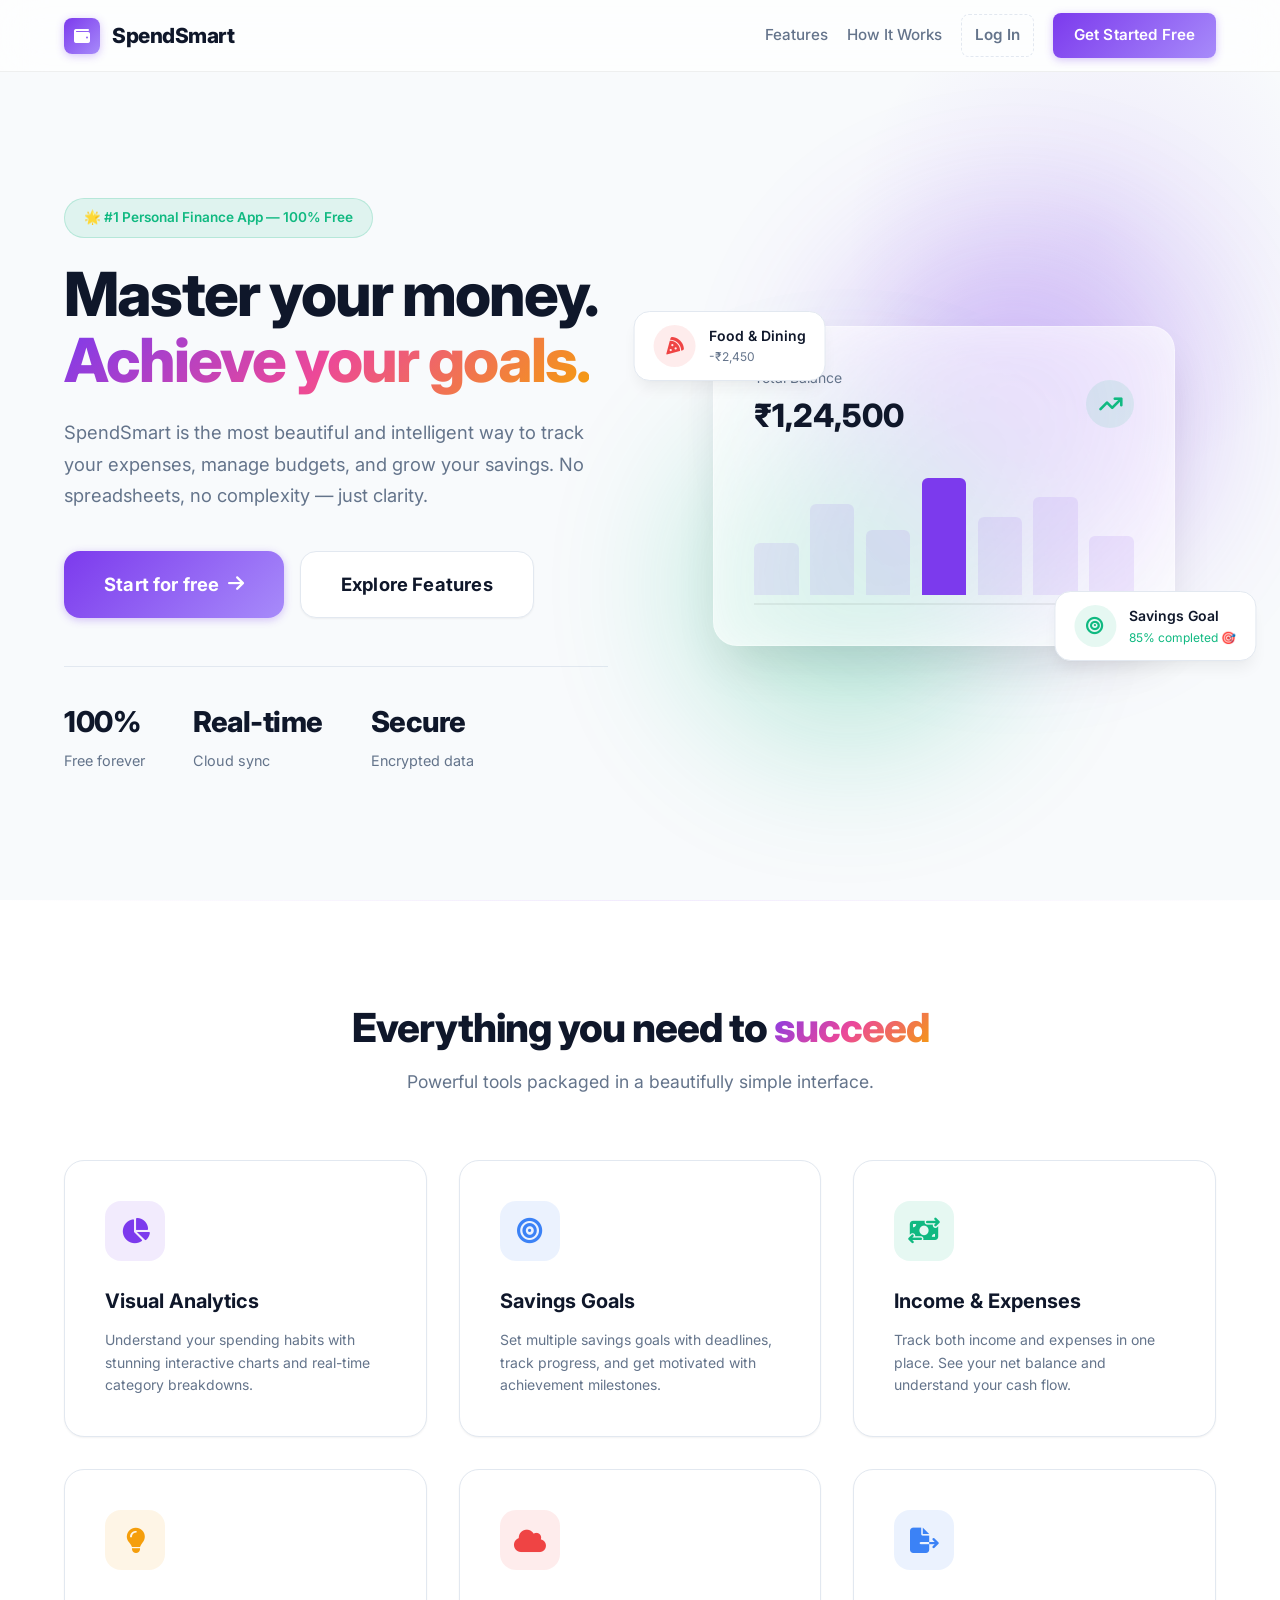
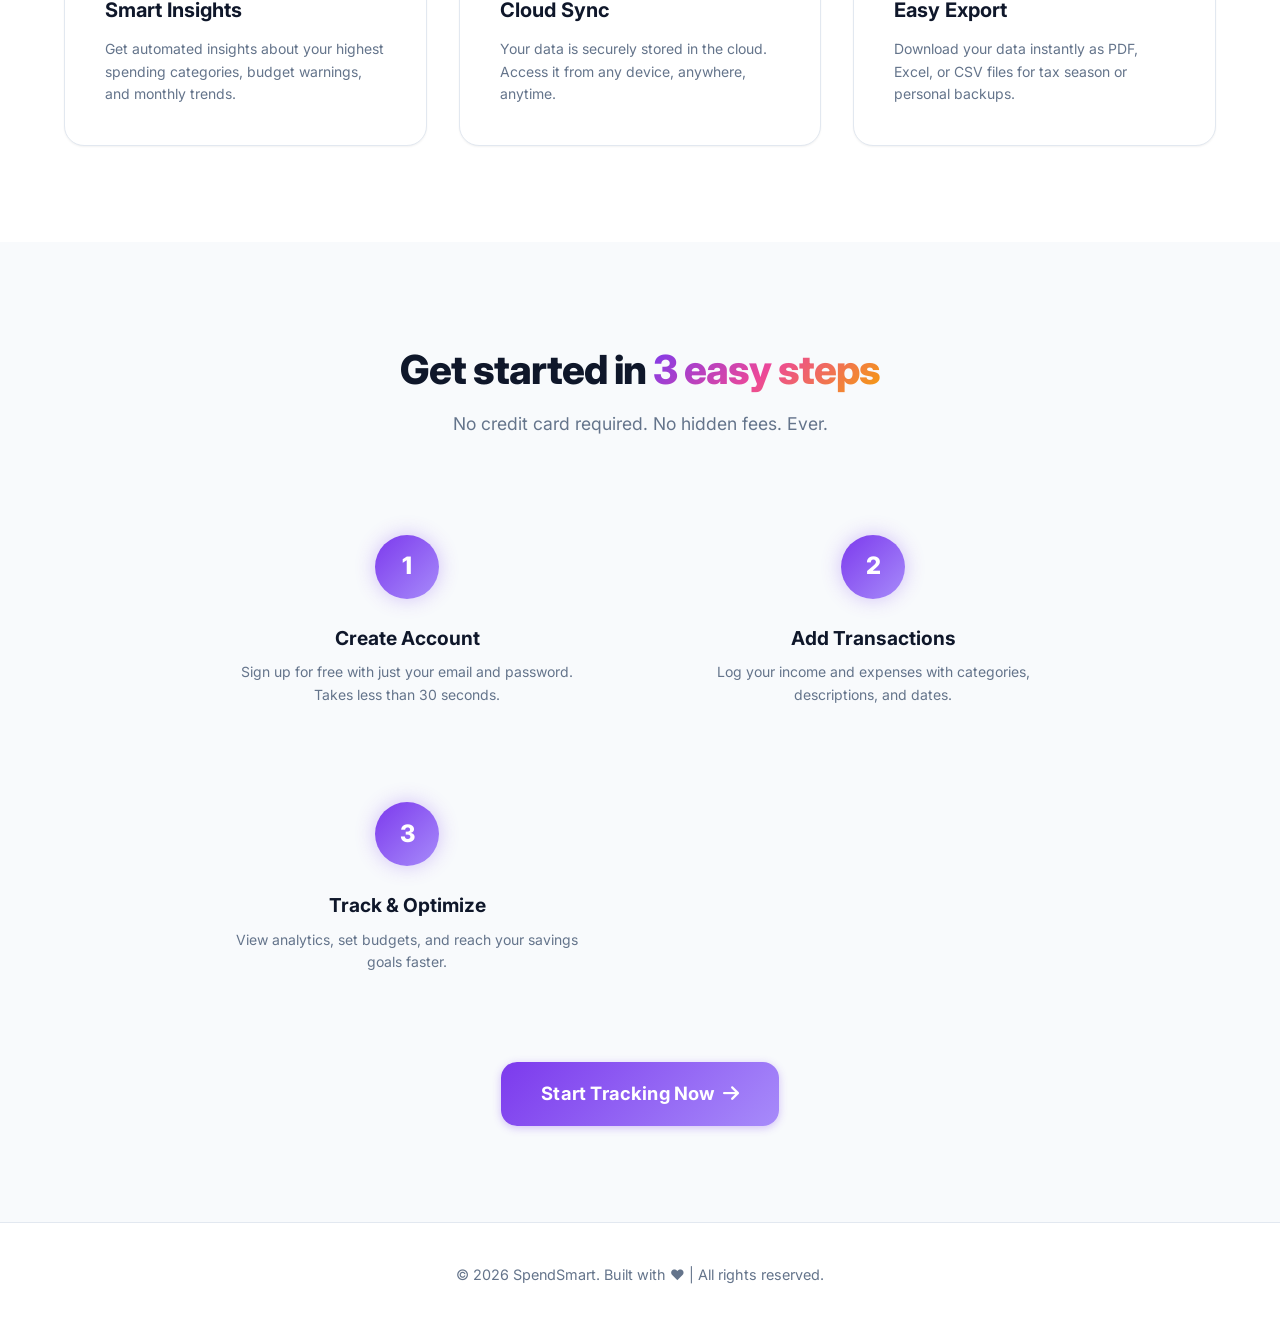
<file: index.html>
<!DOCTYPE html>
<html lang="en">
<head>
    <meta charset="UTF-8">
    <meta name="viewport" content="width=device-width, initial-scale=1.0">
    <title>SpendSmart - Smart Expense Tracking | Budget Planner & Finance Manager</title>
    <meta name="description" content="SpendSmart is the most beautiful and intelligent way to track expenses, manage budgets, set savings goals, and grow your wealth. Free to use.">
    <link rel="icon" href="data:image/svg+xml,<svg xmlns='http://www.w3.org/2000/svg' viewBox='0 0 100 100'><text y='.9em' font-size='90'>💰</text></svg>">
    <link href="https://fonts.googleapis.com/css2?family=Inter:wght@300;400;500;600;700;800&display=swap" rel="stylesheet">
    <link rel="stylesheet" href="https://cdnjs.cloudflare.com/ajax/libs/font-awesome/6.5.1/css/all.min.css"/>
    <link rel="stylesheet" href="css/style.css">
</head>
<body class="light-theme">
    <div id="toast-container" class="toast-container"></div>
    
    <div class="landing-page">
        <!-- Landing Navbar -->
        <nav class="landing-nav">
            <div class="logo-wrapper-nav">
                <div class="logo-icon-small"><i class="fa-solid fa-wallet"></i></div>
                <span class="logo-text">SpendSmart</span>
            </div>
            <div class="nav-links">
                <a href="#features" class="text-muted d-none-mobile">Features</a>
                <a href="#how-it-works" class="text-muted d-none-mobile">How It Works</a>
                <a href="login.html" class="btn btn-ghost">Log In</a>
                <a href="signup.html" class="btn btn-primary">Get Started Free</a>
            </div>
        </nav>

        <!-- Hero Section -->
        <section class="hero-section">
            <div class="hero-content">
                <div class="badge fade-in-up">🌟 #1 Personal Finance App — 100% Free</div>
                <h1 class="fade-in-up delay-1">Master your money.<br><span class="text-gradient">Achieve your goals.</span></h1>
                <p class="hero-subtitle fade-in-up delay-2">SpendSmart is the most beautiful and intelligent way to track your expenses, manage budgets, and grow your savings. No spreadsheets, no complexity — just clarity.</p>
                <div class="hero-actions fade-in-up delay-3">
                    <a href="signup.html" class="btn btn-primary btn-xl">Start for free <i class="fa-solid fa-arrow-right"></i></a>
                    <a href="#features" class="btn btn-secondary btn-xl d-none-mobile">Explore Features</a>
                </div>
                
                <div class="stats-row fade-in-up delay-4">
                    <div class="stat"><span class="h3">100%</span><span class="p text-muted">Free forever</span></div>
                    <div class="stat"><span class="h3">Real-time</span><span class="p text-muted">Cloud sync</span></div>
                    <div class="stat"><span class="h3">Secure</span><span class="p text-muted">Encrypted data</span></div>
                </div>
            </div>
            
            <div class="hero-visual fade-in-up delay-2">
                <div class="blob blob-1"></div>
                <div class="blob blob-2"></div>
                <div class="mockup-card float-animation">
                    <div class="mockup-header flex-between mb-3">
                        <div>
                            <p class="text-sm text-muted">Total Balance</p>
                            <h2 style="font-size:2rem; font-weight:800;">₹1,24,500</h2>
                        </div>
                        <div class="mockup-icon"><i class="fa-solid fa-arrow-trend-up"></i></div>
                    </div>
                    <div class="mockup-chart mt-4">
                        <div class="mockup-bar" style="height: 40%;"></div>
                        <div class="mockup-bar" style="height: 70%;"></div>
                        <div class="mockup-bar" style="height: 50%;"></div>
                        <div class="mockup-bar" style="height: 90%; background: var(--primary);"></div>
                        <div class="mockup-bar" style="height: 60%;"></div>
                        <div class="mockup-bar" style="height: 75%;"></div>
                        <div class="mockup-bar" style="height: 45%;"></div>
                    </div>
                </div>
                
                <div class="floating-badge float-animation-alt badge-1">
                    <div class="icon-circle text-danger bg-danger-light"><i class="fa-solid fa-pizza-slice"></i></div>
                    <div>
                        <p class="text-sm" style="font-weight: 600;">Food & Dining</p>
                        <p class="text-xs text-muted">-₹2,450</p>
                    </div>
                </div>
                
                <div class="floating-badge float-animation badge-2">
                    <div class="icon-circle text-success bg-success-light"><i class="fa-solid fa-bullseye"></i></div>
                    <div>
                        <p class="text-sm" style="font-weight: 600;">Savings Goal</p>
                        <p class="text-xs text-success">85% completed 🎯</p>
                    </div>
                </div>
            </div>
        </section>

        <!-- Features Section -->
        <section id="features" class="features-section">
            <div class="section-header text-center">
                <h2>Everything you need to <span class="text-gradient">succeed</span></h2>
                <p class="text-muted mt-2" style="font-size: 1.1rem; max-width: 600px; margin: 0.5rem auto 0;">Powerful tools packaged in a beautifully simple interface.</p>
            </div>
            <div class="features-grid">
                <div class="feature-card card">
                    <div class="f-icon" style="background:var(--chart-1-light); color:var(--chart-1)"><i class="fa-solid fa-chart-pie"></i></div>
                    <h3>Visual Analytics</h3>
                    <p class="text-muted text-sm" style="line-height: 1.6;">Understand your spending habits with stunning interactive charts and real-time category breakdowns.</p>
                </div>
                <div class="feature-card card">
                    <div class="f-icon" style="background:var(--chart-2-light); color:var(--chart-2)"><i class="fa-solid fa-bullseye"></i></div>
                    <h3>Savings Goals</h3>
                    <p class="text-muted text-sm" style="line-height: 1.6;">Set multiple savings goals with deadlines, track progress, and get motivated with achievement milestones.</p>
                </div>
                <div class="feature-card card">
                    <div class="f-icon" style="background:var(--success-light); color:var(--success)"><i class="fa-solid fa-money-bill-transfer"></i></div>
                    <h3>Income & Expenses</h3>
                    <p class="text-muted text-sm" style="line-height: 1.6;">Track both income and expenses in one place. See your net balance and understand your cash flow.</p>
                </div>
                <div class="feature-card card">
                    <div class="f-icon" style="background:var(--warning-light); color:var(--warning)"><i class="fa-solid fa-lightbulb"></i></div>
                    <h3>Smart Insights</h3>
                    <p class="text-muted text-sm" style="line-height: 1.6;">Get automated insights about your highest spending categories, budget warnings, and monthly trends.</p>
                </div>
                <div class="feature-card card">
                    <div class="f-icon" style="background:var(--chart-5-light); color:var(--chart-5)"><i class="fa-solid fa-cloud"></i></div>
                    <h3>Cloud Sync</h3>
                    <p class="text-muted text-sm" style="line-height: 1.6;">Your data is securely stored in the cloud. Access it from any device, anywhere, anytime.</p>
                </div>
                <div class="feature-card card">
                    <div class="f-icon" style="background:var(--info-light); color:var(--info)"><i class="fa-solid fa-file-export"></i></div>
                    <h3>Easy Export</h3>
                    <p class="text-muted text-sm" style="line-height: 1.6;">Download your data instantly as PDF, Excel, or CSV files for tax season or personal backups.</p>
                </div>
            </div>
        </section>

        <!-- How It Works Section -->
        <section id="how-it-works" style="padding: 6rem 5%; background: var(--bg-main);">
            <div class="section-header text-center">
                <h2>Get started in <span class="text-gradient">3 easy steps</span></h2>
                <p class="text-muted mt-2" style="font-size: 1.1rem;">No credit card required. No hidden fees. Ever.</p>
            </div>
            <div style="display: grid; grid-template-columns: repeat(auto-fit, minmax(280px, 1fr)); gap: 2rem; margin-top: 4rem; max-width: 900px; margin-left: auto; margin-right: auto;">
                <div style="text-align: center; padding: 2rem;">
                    <div style="width: 64px; height: 64px; background: var(--primary-gradient); color: white; border-radius: 50%; display: flex; align-items: center; justify-content: center; font-size: 1.5rem; font-weight: 800; margin: 0 auto 1.5rem; box-shadow: var(--primary-glow);">1</div>
                    <h3 style="font-size: 1.2rem; margin-bottom: 0.5rem; font-weight: 700;">Create Account</h3>
                    <p class="text-muted text-sm" style="line-height: 1.6;">Sign up for free with just your email and password. Takes less than 30 seconds.</p>
                </div>
                <div style="text-align: center; padding: 2rem;">
                    <div style="width: 64px; height: 64px; background: var(--primary-gradient); color: white; border-radius: 50%; display: flex; align-items: center; justify-content: center; font-size: 1.5rem; font-weight: 800; margin: 0 auto 1.5rem; box-shadow: var(--primary-glow);">2</div>
                    <h3 style="font-size: 1.2rem; margin-bottom: 0.5rem; font-weight: 700;">Add Transactions</h3>
                    <p class="text-muted text-sm" style="line-height: 1.6;">Log your income and expenses with categories, descriptions, and dates.</p>
                </div>
                <div style="text-align: center; padding: 2rem;">
                    <div style="width: 64px; height: 64px; background: var(--primary-gradient); color: white; border-radius: 50%; display: flex; align-items: center; justify-content: center; font-size: 1.5rem; font-weight: 800; margin: 0 auto 1.5rem; box-shadow: var(--primary-glow);">3</div>
                    <h3 style="font-size: 1.2rem; margin-bottom: 0.5rem; font-weight: 700;">Track & Optimize</h3>
                    <p class="text-muted text-sm" style="line-height: 1.6;">View analytics, set budgets, and reach your savings goals faster.</p>
                </div>
            </div>
            <div class="text-center mt-4">
                <a href="signup.html" class="btn btn-primary btn-xl" style="margin-top: 2rem;">Start Tracking Now <i class="fa-solid fa-arrow-right"></i></a>
            </div>
        </section>

        <footer class="landing-footer">
            <p>&copy; 2026 SpendSmart. Built with ❤️ | All rights reserved.</p>
        </footer>
    </div>
</body>
</html>
</file>
<file: css/style.css>
/* ===================================================================
   SpendSmart - Premium Design System
   ================================================================= */

/* Google Fonts Import */
@import url('https://fonts.googleapis.com/css2?family=Inter:wght@300;400;500;600;700;800&display=swap');

/* CSS Custom Properties */
:root {
    /* Primary Palette - Rich Purple */
    --primary: #7c3aed;
    --primary-hover: #6d28d9;
    --primary-light: rgba(124, 58, 237, 0.1);
    --primary-gradient: linear-gradient(135deg, #7c3aed 0%, #a78bfa 100%);
    --primary-glow: 0 0 20px rgba(124, 58, 237, 0.3);

    /* Accent Colors */
    --accent-blue: #3b82f6;
    --accent-cyan: #06b6d4;
    --accent-emerald: #10b981;
    --accent-amber: #f59e0b;
    --accent-rose: #f43f5e;
    --accent-pink: #ec4899;

    /* Text Colors */
    --text-main: #0f172a;
    --text-secondary: #334155;
    --text-muted: #64748b;
    --text-light: #94a3b8;

    /* Background Colors */
    --bg-main: #f8fafc;
    --bg-card: #ffffff;
    --bg-elevated: #ffffff;
    --bg-subtle: #f1f5f9;
    --border-color: #e2e8f0;
    --border-light: rgba(0, 0, 0, 0.06);

    /* Status Colors */
    --success: #10b981;
    --success-light: rgba(16, 185, 129, 0.1);
    --success-bg: #ecfdf5;
    --warning: #f59e0b;
    --warning-light: rgba(245, 158, 11, 0.1);
    --warning-bg: #fffbeb;
    --danger: #ef4444;
    --danger-light: rgba(239, 68, 68, 0.1);
    --danger-bg: #fef2f2;
    --info: #3b82f6;
    --info-light: rgba(59, 130, 246, 0.1);

    /* Chart Colors - Vibrant & Modern */
    --chart-1: #7c3aed;
    --chart-2: #3b82f6;
    --chart-3: #10b981;
    --chart-4: #f59e0b;
    --chart-5: #ef4444;
    --chart-6: #ec4899;
    --chart-7: #06b6d4;
    --chart-8: #8b5cf6;
    --chart-1-light: rgba(124, 58, 237, 0.1);
    --chart-2-light: rgba(59, 130, 246, 0.1);
    --chart-3-light: rgba(16, 185, 129, 0.1);
    --chart-4-light: rgba(245, 158, 11, 0.1);
    --chart-5-light: rgba(239, 68, 68, 0.1);

    /* Spacing */
    --space-xs: 0.25rem;
    --space-sm: 0.5rem;
    --space-md: 1rem;
    --space-lg: 1.5rem;
    --space-xl: 2rem;
    --space-2xl: 3rem;
    --space-3xl: 4rem;

    /* Border Radius */
    --radius-xs: 4px;
    --radius-sm: 8px;
    --radius-md: 12px;
    --radius-lg: 16px;
    --radius-xl: 20px;
    --radius-2xl: 24px;
    --radius-full: 9999px;

    /* Shadows */
    --shadow-xs: 0 1px 2px rgba(0, 0, 0, 0.05);
    --shadow-sm: 0 1px 3px rgba(0, 0, 0, 0.06), 0 1px 2px rgba(0, 0, 0, 0.04);
    --shadow-md: 0 4px 6px -1px rgba(0, 0, 0, 0.05), 0 2px 4px -2px rgba(0, 0, 0, 0.03);
    --shadow-lg: 0 10px 15px -3px rgba(0, 0, 0, 0.06), 0 4px 6px -4px rgba(0, 0, 0, 0.03);
    --shadow-xl: 0 20px 25px -5px rgba(0, 0, 0, 0.06), 0 8px 10px -6px rgba(0, 0, 0, 0.03);
    --shadow-2xl: 0 25px 50px -12px rgba(0, 0, 0, 0.12);
    --shadow-inner: inset 0 2px 4px 0 rgba(0, 0, 0, 0.05);
    --shadow-glow: 0 0 40px rgba(124, 58, 237, 0.15);

    /* Transitions */
    --transition-fast: all 0.15s ease;
    --transition: all 0.3s cubic-bezier(0.4, 0, 0.2, 1);
    --transition-slow: all 0.5s cubic-bezier(0.4, 0, 0.2, 1);
    --transition-spring: all 0.4s cubic-bezier(0.34, 1.56, 0.64, 1);

    /* Glass */
    --glass-bg: rgba(255, 255, 255, 0.7);
    --glass-border: rgba(255, 255, 255, 0.3);
    --glass-blur: blur(20px);

    /* Navbar Height */
    --nav-height: 72px;
    --sidebar-width: 280px;
}

/* Dark Theme */
body.dark-theme {
    --text-main: #f1f5f9;
    --text-secondary: #cbd5e1;
    --text-muted: #94a3b8;
    --text-light: #64748b;

    --bg-main: #0c0a1a;
    --bg-card: #1a1630;
    --bg-elevated: #221e3a;
    --bg-subtle: #151228;
    --border-color: #2d2852;
    --border-light: rgba(255, 255, 255, 0.06);

    --primary-light: rgba(124, 58, 237, 0.2);
    --success-light: rgba(16, 185, 129, 0.15);
    --success-bg: rgba(16, 185, 129, 0.1);
    --danger-light: rgba(239, 68, 68, 0.15);
    --danger-bg: rgba(239, 68, 68, 0.1);
    --warning-light: rgba(245, 158, 11, 0.15);
    --warning-bg: rgba(245, 158, 11, 0.1);
    --info-light: rgba(59, 130, 246, 0.15);

    --shadow-sm: 0 1px 3px rgba(0, 0, 0, 0.3);
    --shadow-md: 0 4px 6px rgba(0, 0, 0, 0.3);
    --shadow-lg: 0 10px 15px rgba(0, 0, 0, 0.3);
    --shadow-xl: 0 20px 25px rgba(0, 0, 0, 0.4);
    --shadow-glow: 0 0 40px rgba(124, 58, 237, 0.25);

    --glass-bg: rgba(26, 22, 48, 0.8);
    --glass-border: rgba(124, 58, 237, 0.15);
}

/* ===================================================================
   RESET & BASE
   ================================================================= */
*, *::before, *::after {
    margin: 0;
    padding: 0;
    box-sizing: border-box;
}

html {
    scroll-behavior: smooth;
    -webkit-font-smoothing: antialiased;
    -moz-osx-font-smoothing: grayscale;
}

body {
    font-family: 'Inter', -apple-system, BlinkMacSystemFont, 'Segoe UI', Roboto, sans-serif;
    background-color: var(--bg-main);
    color: var(--text-main);
    line-height: 1.6;
    transition: var(--transition);
    overflow-x: hidden;
}

a {
    color: var(--primary);
    text-decoration: none;
    transition: var(--transition-fast);
}
a:hover { color: var(--primary-hover); }

img { max-width: 100%; height: auto; }

/* ===================================================================
   UTILITIES
   ================================================================= */
.text-muted { color: var(--text-muted); }
.text-danger { color: var(--danger) !important; }
.text-success { color: var(--success) !important; }
.text-warning { color: var(--warning) !important; }
.text-primary { color: var(--primary) !important; }
.text-center { text-align: center; }
.text-right { text-align: right; }
.text-left { text-align: left; }
.text-sm { font-size: 0.875rem; }
.text-xs { font-size: 0.75rem; }
.text-lg { font-size: 1.125rem; }
.font-bold { font-weight: 600; }
.flex-between { display: flex; justify-content: space-between; align-items: center; }
.flex-center { display: flex; align-items: center; justify-content: center; }
.mt-2 { margin-top: 0.5rem; }
.mt-3 { margin-top: 1rem; }
.mt-4 { margin-top: 1.5rem; }
.mb-2 { margin-bottom: 0.5rem; }
.mb-3 { margin-bottom: 1rem; }
.mb-4 { margin-bottom: 1.5rem; }
.p-4 { padding: 1.5rem; }
.gap-1 { gap: 0.5rem; }
.gap-2 { gap: 1rem; }
.d-none { display: none !important; }

/* Text Gradient */
.text-gradient {
    background: linear-gradient(135deg, var(--primary) 0%, var(--accent-pink) 50%, var(--accent-amber) 100%);
    -webkit-background-clip: text;
    background-clip: text;
    -webkit-text-fill-color: transparent;
}

/* ===================================================================
   COMPONENTS
   ================================================================= */

/* Card */
.card {
    background: var(--bg-card);
    border-radius: var(--radius-lg);
    box-shadow: var(--shadow-sm);
    padding: var(--space-lg);
    border: 1px solid var(--border-color);
    transition: var(--transition);
    position: relative;
    overflow: hidden;
}
.card:hover {
    box-shadow: var(--shadow-md);
}

.card-glass {
    background: var(--glass-bg);
    backdrop-filter: var(--glass-blur);
    -webkit-backdrop-filter: var(--glass-blur);
    border: 1px solid var(--glass-border);
}

/* Buttons */
.btn {
    display: inline-flex;
    align-items: center;
    justify-content: center;
    gap: 0.5rem;
    padding: 0.65rem 1.3rem;
    border-radius: var(--radius-sm);
    font-weight: 600;
    cursor: pointer;
    border: none;
    transition: var(--transition);
    font-size: 0.9rem;
    font-family: inherit;
    position: relative;
    overflow: hidden;
    letter-spacing: 0.01em;
}
.btn::after {
    content: '';
    position: absolute;
    top: 50%;
    left: 50%;
    width: 0;
    height: 0;
    border-radius: 50%;
    background: rgba(255, 255, 255, 0.2);
    transition: width 0.4s ease, height 0.4s ease;
    transform: translate(-50%, -50%);
}
.btn:active::after {
    width: 300px;
    height: 300px;
}

.btn-primary {
    background: var(--primary-gradient);
    color: white;
    box-shadow: 0 2px 8px rgba(124, 58, 237, 0.3);
}
.btn-primary:hover {
    transform: translateY(-2px);
    box-shadow: 0 4px 16px rgba(124, 58, 237, 0.4);
}
.btn-primary:active { transform: translateY(0); }

.btn-outline {
    background: transparent;
    border: 1.5px solid var(--primary);
    color: var(--primary);
}
.btn-outline:hover {
    background: var(--primary-light);
    transform: translateY(-1px);
}

.btn-secondary {
    background: var(--bg-card);
    color: var(--text-main);
    border: 1px solid var(--border-color);
    box-shadow: var(--shadow-xs);
}
.btn-secondary:hover {
    border-color: var(--primary);
    color: var(--primary);
    transform: translateY(-1px);
}

.btn-ghost {
    background: transparent;
    color: var(--text-muted);
    padding: 0.5rem 0.8rem;
}
.btn-ghost:hover {
    background: var(--bg-subtle);
    color: var(--text-main);
}

.btn-danger {
    background: var(--danger);
    color: white;
    box-shadow: 0 2px 8px rgba(239, 68, 68, 0.3);
}
.btn-danger:hover { transform: translateY(-1px); box-shadow: 0 4px 16px rgba(239, 68, 68, 0.3); }

.btn-success {
    background: var(--success);
    color: white;
    box-shadow: 0 2px 8px rgba(16, 185, 129, 0.3);
}

.btn-block { width: 100%; }
.btn-sm { padding: 0.4rem 0.8rem; font-size: 0.8rem; }
.btn-lg { padding: 0.9rem 2rem; font-size: 1.05rem; border-radius: var(--radius-md); }
.btn-xl { padding: 1.1rem 2.5rem; font-size: 1.15rem; border-radius: var(--radius-lg); font-weight: 700; }

.btn-icon {
    background: var(--primary-light);
    color: var(--primary);
    border: none;
    width: 38px;
    height: 38px;
    border-radius: var(--radius-sm);
    cursor: pointer;
    display: inline-flex;
    align-items: center;
    justify-content: center;
    transition: var(--transition);
    font-size: 0.9rem;
}
.btn-icon:hover {
    background: var(--primary);
    color: white;
    transform: scale(1.05);
}
.btn-icon.danger { background: var(--danger-light); color: var(--danger); }
.btn-icon.danger:hover { background: var(--danger); color: white; }

/* Loading Button */
.btn-loading {
    pointer-events: none;
    position: relative;
    color: transparent !important;
}
.btn-loading::before {
    content: '';
    position: absolute;
    width: 20px;
    height: 20px;
    border: 2px solid rgba(255, 255, 255, 0.3);
    border-top-color: white;
    border-radius: 50%;
    animation: spin 0.6s linear infinite;
}
@keyframes spin { to { transform: rotate(360deg); } }

/* ===================================================================
   FORMS
   ================================================================= */
.form-group { margin-bottom: 1.25rem; }
.form-group label {
    display: block;
    margin-bottom: 0.4rem;
    font-weight: 600;
    font-size: 0.85rem;
    color: var(--text-secondary);
    letter-spacing: 0.02em;
}
.form-input, input[type="text"], input[type="email"], input[type="password"],
input[type="number"], input[type="date"], input[type="url"], select, textarea {
    width: 100%;
    padding: 0.75rem 1rem;
    border: 1.5px solid var(--border-color);
    border-radius: var(--radius-sm);
    background: var(--bg-subtle);
    color: var(--text-main);
    font-size: 0.95rem;
    font-family: inherit;
    outline: none;
    transition: var(--transition);
}
.form-input:focus, input:focus, select:focus, textarea:focus {
    border-color: var(--primary);
    box-shadow: 0 0 0 3px var(--primary-light);
    background: var(--bg-card);
}
.form-input::placeholder, input::placeholder { color: var(--text-light); }

.input-icon-wrapper { position: relative; display: flex; align-items: center; }
.input-icon-wrapper > i, .input-icon-wrapper > .prefix {
    position: absolute;
    left: 1rem;
    color: var(--text-muted);
    z-index: 1;
    font-size: 0.95rem;
}
.input-icon-wrapper input { padding-left: 2.8rem; }
.password-toggle {
    position: absolute;
    right: 1rem;
    background: none;
    border: none;
    cursor: pointer;
    color: var(--text-muted);
    transition: var(--transition-fast);
    z-index: 1;
}
.password-toggle:hover { color: var(--primary); }

.form-select {
    appearance: none;
    background-image: url("data:image/svg+xml,%3Csvg xmlns='http://www.w3.org/2000/svg' width='12' height='12' fill='%2364748b' viewBox='0 0 16 16'%3E%3Cpath d='M8 11.5l-5-5h10l-5 5z'/%3E%3C/svg%3E");
    background-repeat: no-repeat;
    background-position: right 1rem center;
    padding-right: 2.5rem;
}

.toggle-label {
    display: flex;
    align-items: center;
    gap: 0.5rem;
    cursor: pointer;
    font-size: 0.9rem;
    font-weight: 500;
    color: var(--text-secondary);
}
.toggle-label input[type="checkbox"] {
    width: 18px;
    height: 18px;
    accent-color: var(--primary);
}

/* Custom Toggle Switch */
.switch {
    position: relative;
    width: 48px;
    height: 26px;
}
.switch input { opacity: 0; width: 0; height: 0; }
.switch-slider {
    position: absolute;
    cursor: pointer;
    inset: 0;
    background: var(--border-color);
    border-radius: var(--radius-full);
    transition: var(--transition);
}
.switch-slider::before {
    content: '';
    position: absolute;
    width: 20px;
    height: 20px;
    left: 3px;
    bottom: 3px;
    background: white;
    border-radius: 50%;
    transition: var(--transition);
    box-shadow: 0 1px 3px rgba(0,0,0,0.2);
}
.switch input:checked + .switch-slider { background: var(--primary); }
.switch input:checked + .switch-slider::before { transform: translateX(22px); }

/* ===================================================================
   AUTH PAGES
   ================================================================= */
.auth-container {
    min-height: 100vh;
    display: flex;
    align-items: center;
    justify-content: center;
    padding: 1rem;
    background: var(--bg-main);
    position: relative;
    overflow: hidden;
}
.auth-container::before {
    content: '';
    position: absolute;
    top: -50%;
    right: -30%;
    width: 600px;
    height: 600px;
    background: radial-gradient(circle, rgba(124, 58, 237, 0.15) 0%, transparent 70%);
    border-radius: 50%;
    animation: pulse-glow 6s ease-in-out infinite;
}
.auth-container::after {
    content: '';
    position: absolute;
    bottom: -30%;
    left: -20%;
    width: 500px;
    height: 500px;
    background: radial-gradient(circle, rgba(59, 130, 246, 0.1) 0%, transparent 70%);
    border-radius: 50%;
    animation: pulse-glow 8s ease-in-out infinite reverse;
}
@keyframes pulse-glow {
    0%, 100% { opacity: 0.6; transform: scale(1); }
    50% { opacity: 1; transform: scale(1.1); }
}

.auth-card {
    width: 100%;
    max-width: 440px;
    position: relative;
    z-index: 2;
    padding: 2.5rem;
}
.auth-header { text-align: center; margin-bottom: 2rem; }
.auth-header .auth-logo {
    width: 56px;
    height: 56px;
    background: var(--primary-gradient);
    color: white;
    border-radius: var(--radius-lg);
    display: inline-flex;
    align-items: center;
    justify-content: center;
    font-size: 1.5rem;
    margin-bottom: 1.25rem;
    box-shadow: var(--primary-glow);
}
.auth-header h2 {
    font-size: 1.7rem;
    margin-bottom: 0.5rem;
    font-weight: 700;
    letter-spacing: -0.02em;
}
.auth-header p { color: var(--text-muted); font-size: 0.95rem; }
.back-link { margin-bottom: 1rem; display: inline-flex; align-items: center; gap: 0.5rem; font-size: 0.9rem; font-weight: 500; }
.back-link:hover { transform: translateX(-3px); }
.auth-footer { text-align: center; margin-top: 1.5rem; font-size: 0.9rem; color: var(--text-muted); }
.auth-footer a { font-weight: 600; }
.auth-divider {
    display: flex;
    align-items: center;
    gap: 1rem;
    margin: 1.5rem 0;
    color: var(--text-light);
    font-size: 0.85rem;
}
.auth-divider::before, .auth-divider::after {
    content: '';
    flex: 1;
    height: 1px;
    background: var(--border-color);
}

.forgot-password {
    display: block;
    text-align: right;
    font-size: 0.85rem;
    font-weight: 500;
    margin-top: -0.5rem;
    margin-bottom: 1.25rem;
}

/* ===================================================================
   LANDING PAGE
   ================================================================= */
.landing-page {
    min-height: 100vh;
    overflow-x: hidden;
    background: var(--bg-main);
}

/* Landing Navbar */
.landing-nav {
    display: flex;
    justify-content: space-between;
    align-items: center;
    padding: 0 5%;
    height: var(--nav-height);
    background: var(--glass-bg);
    backdrop-filter: var(--glass-blur);
    -webkit-backdrop-filter: var(--glass-blur);
    position: sticky;
    top: 0;
    z-index: 1000;
    border-bottom: 1px solid var(--border-light);
}
.logo-wrapper-nav { display: flex; align-items: center; gap: 0.75rem; }
.logo-icon-small {
    width: 36px;
    height: 36px;
    background: var(--primary-gradient);
    color: white;
    border-radius: var(--radius-sm);
    display: flex;
    align-items: center;
    justify-content: center;
    font-size: 1rem;
    box-shadow: 0 2px 8px rgba(124, 58, 237, 0.3);
}
.logo-text {
    font-size: 1.3rem;
    font-weight: 800;
    color: var(--text-main);
    letter-spacing: -0.5px;
}
.nav-links { display: flex; align-items: center; gap: 1.2rem; font-weight: 500; }
.nav-links > a { font-size: 0.95rem; }

/* Hero Section */
.hero-section {
    display: grid;
    grid-template-columns: 1fr 1fr;
    gap: 4rem;
    padding: 6rem 5%;
    align-items: center;
    min-height: calc(100vh - var(--nav-height));
    position: relative;
    overflow: hidden;
}
.hero-section::before {
    content: '';
    position: absolute;
    top: -10%;
    right: -5%;
    width: 500px;
    height: 500px;
    background: radial-gradient(circle, rgba(124, 58, 237, 0.1) 0%, transparent 70%);
    border-radius: 50%;
    pointer-events: none;
}

.badge {
    display: inline-flex;
    align-items: center;
    gap: 0.5rem;
    padding: 0.5rem 1.2rem;
    background: var(--success-light);
    color: var(--success);
    border-radius: var(--radius-full);
    font-weight: 600;
    font-size: 0.85rem;
    margin-bottom: 1.5rem;
    border: 1px solid rgba(16, 185, 129, 0.2);
}

.hero-content h1 {
    font-size: 3.8rem;
    line-height: 1.08;
    margin-bottom: 1.5rem;
    color: var(--text-main);
    font-weight: 800;
    letter-spacing: -2px;
}

.hero-subtitle {
    font-size: 1.15rem;
    color: var(--text-muted);
    margin-bottom: 2.5rem;
    line-height: 1.7;
    max-width: 520px;
}
.hero-actions { display: flex; gap: 1rem; margin-bottom: 3rem; }

.stats-row {
    display: flex;
    gap: 3rem;
    border-top: 1px solid var(--border-color);
    padding-top: 2rem;
}
.stat .h3 {
    display: block;
    font-size: 1.8rem;
    font-weight: 800;
    color: var(--text-main);
    margin-bottom: 0.2rem;
    letter-spacing: -0.5px;
}
.stat .p { font-size: 0.9rem; color: var(--text-muted); }

/* Hero Visual */
.hero-visual {
    position: relative;
    width: 100%;
    height: 500px;
    display: flex;
    align-items: center;
    justify-content: center;
}
.blob {
    position: absolute;
    filter: blur(80px);
    opacity: 0.3;
    border-radius: 50%;
    z-index: 0;
}
.blob-1 {
    width: 350px;
    height: 350px;
    background: var(--primary);
    top: 0%;
    right: 5%;
    animation: float 8s ease-in-out infinite;
}
.blob-2 {
    width: 300px;
    height: 300px;
    background: var(--accent-emerald);
    bottom: 0%;
    left: 5%;
    animation: float 10s ease-in-out infinite reverse;
}

.mockup-card {
    z-index: 2;
    background: var(--glass-bg);
    backdrop-filter: var(--glass-blur);
    -webkit-backdrop-filter: var(--glass-blur);
    border: 1px solid var(--glass-border);
    border-radius: var(--radius-2xl);
    padding: 2.5rem;
    width: 85%;
    max-width: 480px;
    box-shadow: var(--shadow-2xl);
}
.mockup-header { margin-bottom: 1.5rem; }
.mockup-icon {
    width: 48px;
    height: 48px;
    border-radius: 50%;
    background: var(--success-light);
    color: var(--success);
    display: flex;
    align-items: center;
    justify-content: center;
    font-size: 1.3rem;
}
.mockup-chart {
    display: flex;
    align-items: flex-end;
    gap: 0.7rem;
    height: 140px;
    border-bottom: 2px solid var(--border-light);
    padding-bottom: 8px;
}
.mockup-bar {
    width: 100%;
    background: var(--primary-light);
    border-radius: 6px 6px 0 0;
    transition: height 1s ease;
}

.floating-badge {
    z-index: 3;
    position: absolute;
    background: var(--bg-card);
    padding: 0.8rem 1.2rem;
    border-radius: var(--radius-lg);
    display: flex;
    align-items: center;
    gap: 0.8rem;
    box-shadow: var(--shadow-lg);
    border: 1px solid var(--border-color);
}
.badge-1 { top: 15%; left: 0%; transform: translateX(-20%); }
.badge-2 { bottom: 15%; right: 0%; transform: translateX(20%); }
.icon-circle {
    width: 42px;
    height: 42px;
    border-radius: 50%;
    display: flex;
    align-items: center;
    justify-content: center;
    font-size: 1.1rem;
}

/* Features Section */
.features-section {
    padding: 6rem 5%;
    background: var(--bg-card);
    position: relative;
}
.features-section::before {
    content: '';
    position: absolute;
    top: 0;
    left: 0;
    right: 0;
    height: 1px;
    background: linear-gradient(90deg, transparent, var(--primary-light), transparent);
}
.section-header h2 {
    font-size: 2.5rem;
    font-weight: 800;
    color: var(--text-main);
    letter-spacing: -1px;
}
.features-grid {
    display: grid;
    grid-template-columns: repeat(auto-fit, minmax(300px, 1fr));
    gap: 2rem;
    margin-top: 4rem;
    max-width: 1200px;
    margin-left: auto;
    margin-right: auto;
}
.feature-card {
    padding: 2.5rem;
    text-align: left;
    border: 1px solid var(--border-color);
    box-shadow: var(--shadow-xs);
    border-radius: var(--radius-xl);
    transition: var(--transition);
    background: var(--bg-card);
}
.feature-card:hover {
    transform: translateY(-6px);
    box-shadow: var(--shadow-lg);
    border-color: var(--primary-light);
}
.feature-card .f-icon {
    width: 60px;
    height: 60px;
    border-radius: var(--radius-lg);
    display: flex;
    align-items: center;
    justify-content: center;
    font-size: 1.6rem;
    margin-bottom: 1.5rem;
}
.feature-card h3 {
    font-size: 1.25rem;
    margin-bottom: 0.75rem;
    color: var(--text-main);
    font-weight: 700;
}

.bg-danger-light { background: var(--danger-light); }
.bg-success-light { background: var(--success-light); }

/* ===================================================================
   DASHBOARD LAYOUT
   ================================================================= */
.dashboard-layout { display: flex; min-height: 100vh; }

/* Sidebar */
.sidebar {
    width: var(--sidebar-width);
    background: var(--bg-card);
    border-right: 1px solid var(--border-color);
    padding: var(--space-lg);
    display: flex;
    flex-direction: column;
    transition: var(--transition);
    z-index: 100;
    position: sticky;
    top: 0;
    height: 100vh;
    overflow-y: auto;
}
.sidebar-header {
    display: flex;
    align-items: center;
    gap: 0.75rem;
    margin-bottom: 2rem;
    padding-bottom: 1.5rem;
    border-bottom: 1px solid var(--border-color);
}
.sidebar-header h2 { font-size: 1.3rem; color: var(--primary); font-weight: 800; letter-spacing: -0.5px; }
.sidebar-header .logo-icon {
    width: 38px;
    height: 38px;
    font-size: 1.1rem;
    margin: 0;
    background: var(--primary-gradient);
    color: white;
    border-radius: var(--radius-sm);
    display: flex;
    align-items: center;
    justify-content: center;
    box-shadow: 0 2px 8px rgba(124, 58, 237, 0.3);
}
.close-sidebar {
    display: none;
    background: none;
    border: none;
    font-size: 1.2rem;
    cursor: pointer;
    color: var(--text-muted);
    margin-left: auto;
}

.sidebar-nav { display: flex; flex-direction: column; gap: 4px; flex: 1; }
.nav-item {
    padding: 0.7rem 1rem;
    border-radius: var(--radius-sm);
    color: var(--text-muted);
    font-weight: 500;
    display: flex;
    align-items: center;
    gap: 0.75rem;
    transition: var(--transition-fast);
    font-size: 0.95rem;
    cursor: pointer;
}
.nav-item i { width: 20px; text-align: center; font-size: 1rem; }
.nav-item:hover { background: var(--bg-subtle); color: var(--text-main); }
.nav-item.active {
    background: var(--primary-gradient);
    color: white;
    box-shadow: 0 2px 8px rgba(124, 58, 237, 0.3);
}
.nav-divider { height: 1px; background: var(--border-color); margin: 0.75rem 0; }

/* User Profile Section in Sidebar */
.sidebar-profile {
    display: flex;
    align-items: center;
    gap: 0.75rem;
    padding: 1rem;
    background: var(--bg-subtle);
    border-radius: var(--radius-md);
    margin-top: auto;
    cursor: pointer;
    transition: var(--transition-fast);
}
.sidebar-profile:hover { background: var(--primary-light); }
.sidebar-avatar {
    width: 40px;
    height: 40px;
    border-radius: 50%;
    background: var(--primary-gradient);
    color: white;
    display: flex;
    align-items: center;
    justify-content: center;
    font-weight: 700;
    font-size: 1rem;
    flex-shrink: 0;
}
.sidebar-profile-info { overflow: hidden; }
.sidebar-profile-info .name { font-weight: 600; font-size: 0.9rem; white-space: nowrap; overflow: hidden; text-overflow: ellipsis; }
.sidebar-profile-info .email { font-size: 0.75rem; color: var(--text-muted); white-space: nowrap; overflow: hidden; text-overflow: ellipsis; }

/* Main Content Area */
.main-content {
    flex: 1;
    display: flex;
    flex-direction: column;
    max-width: 100%;
    overflow-x: hidden;
    min-height: 100vh;
}

/* Top Header */
.top-header {
    display: flex;
    justify-content: space-between;
    align-items: center;
    padding: 1.25rem 2rem;
    background: var(--bg-card);
    border-bottom: 1px solid var(--border-color);
    position: sticky;
    top: 0;
    z-index: 50;
}
.menu-btn {
    display: none;
    background: none;
    border: none;
    font-size: 1.4rem;
    cursor: pointer;
    color: var(--text-main);
    padding: 0.3rem;
}
.header-user h2 { font-size: 1.4rem; font-weight: 700; letter-spacing: -0.3px; }
.header-user p { font-size: 0.85rem; }
.header-actions { display: flex; gap: 0.75rem; align-items: center; }
.currency-select { width: 105px; padding: 0.5rem 0.8rem; font-size: 0.85rem; }

/* Insight Alert */
.insight-alert {
    margin: 1.5rem 2rem 0;
    background: var(--warning-bg);
    border: 1px solid rgba(245, 158, 11, 0.2);
    padding: 1rem 1.5rem;
    border-radius: var(--radius-md);
    display: flex;
    align-items: center;
    gap: 0.75rem;
    font-size: 0.9rem;
    animation: slideDown 0.4s ease;
}
@keyframes slideDown {
    from { opacity: 0; transform: translateY(-10px); }
    to { opacity: 1; transform: translateY(0); }
}

/* View Sections */
.view-section {
    display: none;
    padding: 1.5rem 2rem 3rem;
    flex: 1;
    overflow-y: auto;
}
.view-section.active {
    display: block;
    animation: fadeIn 0.35s ease;
}
@keyframes fadeIn {
    from { opacity: 0; transform: translateY(8px); }
    to { opacity: 1; transform: translateY(0); }
}
.view-title { margin-bottom: 1.5rem; font-size: 1.5rem; font-weight: 700; letter-spacing: -0.3px; }

/* ===================================================================
   OVERVIEW VIEW
   ================================================================= */
.summary-cards {
    display: grid;
    grid-template-columns: repeat(auto-fit, minmax(240px, 1fr));
    gap: 1.25rem;
    margin-bottom: 2rem;
}
.summary-card {
    display: flex;
    align-items: center;
    gap: 1.25rem;
    padding: 1.5rem;
    border-radius: var(--radius-lg);
    transition: var(--transition);
}
.summary-card:hover { transform: translateY(-3px); box-shadow: var(--shadow-lg); }
.card-icon {
    width: 52px;
    height: 52px;
    border-radius: var(--radius-md);
    display: flex;
    align-items: center;
    justify-content: center;
    font-size: 1.4rem;
    flex-shrink: 0;
}
.card-info h3 { font-size: 0.85rem; color: var(--text-muted); font-weight: 500; margin-bottom: 0.3rem; }
.card-info h2 { font-size: 1.6rem; font-weight: 700; letter-spacing: -0.5px; margin: 0; line-height: 1.2; }
.card-info .trend {
    display: inline-flex;
    align-items: center;
    gap: 0.25rem;
    font-size: 0.8rem;
    font-weight: 600;
    margin-top: 0.25rem;
    padding: 0.15rem 0.5rem;
    border-radius: var(--radius-full);
}
.card-info .trend.up { background: var(--success-light); color: var(--success); }
.card-info .trend.down { background: var(--danger-light); color: var(--danger); }

/* Dashboard Grid */
.dashboard-grid {
    display: grid;
    grid-template-columns: 1fr 2fr;
    gap: 1.5rem;
}
.chart-card { display: flex; flex-direction: column; }
.chart-container {
    position: relative;
    height: 300px;
    width: 100%;
    margin: auto;
    flex-grow: 1;
}
.card-header {
    margin-bottom: 1rem;
    border-bottom: 1px solid var(--border-color);
    padding-bottom: 0.75rem;
    display: flex;
    justify-content: space-between;
    align-items: center;
}
.card-header h3 { font-size: 1rem; font-weight: 700; }

/* Transactions Table */
.tx-list-container { overflow-x: auto; }
.tx-table { width: 100%; border-collapse: collapse; }
.tx-table th {
    text-align: left;
    padding: 0.75rem;
    color: var(--text-muted);
    font-weight: 600;
    font-size: 0.8rem;
    border-bottom: 1px solid var(--border-color);
    text-transform: uppercase;
    letter-spacing: 0.05em;
}
.tx-table td {
    padding: 0.85rem 0.75rem;
    border-bottom: 1px solid var(--border-light);
    font-size: 0.9rem;
}
.tx-table tr:last-child td { border-bottom: none; }
.tx-table tbody tr {
    transition: var(--transition-fast);
}
.tx-table tbody tr:hover { background-color: var(--bg-subtle); }

.cat-badge {
    display: inline-flex;
    align-items: center;
    gap: 0.35rem;
    padding: 0.3rem 0.7rem;
    border-radius: var(--radius-full);
    font-size: 0.8rem;
    font-weight: 600;
    background: var(--bg-subtle);
}
.type-badge {
    display: inline-flex;
    align-items: center;
    padding: 0.2rem 0.6rem;
    border-radius: var(--radius-full);
    font-size: 0.75rem;
    font-weight: 600;
}
.type-badge.income { background: var(--success-light); color: var(--success); }
.type-badge.expense { background: var(--danger-light); color: var(--danger); }

.search-input {
    width: 220px;
    padding: 0.5rem 1rem;
    padding-left: 2.5rem;
    font-size: 0.85rem;
    border-radius: var(--radius-full);
    background: var(--bg-subtle);
}
.search-wrapper {
    position: relative;
    display: inline-flex;
    align-items: center;
}
.search-wrapper i {
    position: absolute;
    left: 0.9rem;
    color: var(--text-light);
    font-size: 0.85rem;
}
.table-actions { display: flex; gap: 0.5rem; align-items: center; }

.no-data {
    padding: 3rem;
    text-align: center;
}
.no-data img {
    width: 100px;
    opacity: 0.4;
    margin-bottom: 1rem;
}
.no-data p { color: var(--text-muted); }

/* ===================================================================
   ANALYTICS VIEW
   ================================================================= */
.analytics-grid {
    display: grid;
    grid-template-columns: 1fr 1fr;
    gap: 1.5rem;
}
.full-width { grid-column: 1 / -1; }
.filter-bar { margin-bottom: 1.5rem; display: flex; justify-content: flex-end; gap: 0.75rem; }
.filter-bar select { width: 200px; }

/* ===================================================================
   GOALS VIEW
   ================================================================= */
.goals-grid {
    display: grid;
    grid-template-columns: repeat(auto-fill, minmax(280px, 1fr));
    gap: 1.25rem;
    margin-top: 1.5rem;
}
.goal-card-item {
    padding: 1.5rem;
    border-radius: var(--radius-lg);
    background: var(--bg-card);
    border: 1px solid var(--border-color);
    transition: var(--transition);
    box-shadow: var(--shadow-xs);
}
.goal-card-item:hover { box-shadow: var(--shadow-md); transform: translateY(-2px); }
.goal-card-header {
    display: flex;
    align-items: center;
    gap: 1rem;
    margin-bottom: 1rem;
}
.goal-icon {
    width: 48px;
    height: 48px;
    border-radius: var(--radius-md);
    display: flex;
    align-items: center;
    justify-content: center;
    font-size: 1.4rem;
    flex-shrink: 0;
}
.goal-card-header .goal-info h4 { font-size: 1rem; font-weight: 700; }
.goal-card-header .goal-info p { font-size: 0.8rem; color: var(--text-muted); }

/* Progress Bar */
.progress-bar-container {
    height: 10px;
    background: var(--bg-subtle);
    border-radius: var(--radius-full);
    overflow: hidden;
    margin: 0.75rem 0;
}
.progress-bar-fill {
    height: 100%;
    background: var(--primary-gradient);
    width: 0%;
    transition: width 0.8s cubic-bezier(0.4, 0, 0.2, 1);
    border-radius: var(--radius-full);
    position: relative;
}
.progress-bar-fill.danger { background: linear-gradient(135deg, var(--danger) 0%, #f87171 100%); }
.progress-bar-fill.warning { background: linear-gradient(135deg, var(--warning) 0%, #fbbf24 100%); }
.progress-bar-fill.success { background: linear-gradient(135deg, var(--success) 0%, #34d399 100%); }

.progress-info {
    display: flex;
    justify-content: space-between;
    font-size: 0.85rem;
    color: var(--text-muted);
}

/* Budget Card */
.budget-overview-card {
    background: var(--primary-gradient);
    color: white;
    border: none;
    padding: 2rem;
    border-radius: var(--radius-xl);
    box-shadow: var(--primary-glow);
}
.budget-overview-card h3 { color: rgba(255,255,255,0.8); font-size: 0.9rem; font-weight: 500; }
.budget-overview-card h2 { font-size: 2.2rem; font-weight: 800; margin: 0.5rem 0; }
.budget-overview-card .progress-bar-container { background: rgba(255,255,255,0.2); }
.budget-overview-card .progress-bar-fill { background: white; }

/* ===================================================================
   SPLIT VIEW
   ================================================================= */
.split-card {
    background: var(--bg-card);
    border-left: 4px solid var(--primary);
    padding: 1.25rem 1.5rem;
    border-radius: var(--radius-md);
    margin-bottom: 1rem;
    box-shadow: var(--shadow-xs);
    display: flex;
    justify-content: space-between;
    align-items: center;
    transition: var(--transition-fast);
}
.split-card:hover { box-shadow: var(--shadow-md); }

/* ===================================================================
   PROFILE VIEW
   ================================================================= */
.profile-header {
    display: flex;
    align-items: center;
    gap: 2rem;
    padding: 2rem;
    background: var(--primary-gradient);
    border-radius: var(--radius-xl);
    color: white;
    margin-bottom: 2rem;
    box-shadow: var(--primary-glow);
}
.profile-avatar {
    width: 80px;
    height: 80px;
    border-radius: 50%;
    background: rgba(255,255,255,0.2);
    color: white;
    display: flex;
    align-items: center;
    justify-content: center;
    font-size: 2rem;
    font-weight: 700;
    border: 3px solid rgba(255,255,255,0.3);
    flex-shrink: 0;
}
.profile-info h2 { font-size: 1.5rem; font-weight: 700; }
.profile-info p { opacity: 0.8; font-size: 0.9rem; }
.profile-settings-grid {
    display: grid;
    grid-template-columns: 1fr 1fr;
    gap: 1.5rem;
}

/* ===================================================================
   MODALS
   ================================================================= */
.modal-overlay {
    position: fixed;
    top: 0;
    left: 0;
    right: 0;
    bottom: 0;
    background: rgba(0, 0, 0, 0.5);
    backdrop-filter: blur(4px);
    display: flex;
    align-items: center;
    justify-content: center;
    z-index: 1000;
    opacity: 0;
    pointer-events: none;
    transition: opacity 0.3s ease;
    padding: 1rem;
}
.modal-overlay.active { opacity: 1; pointer-events: auto; }

.modal {
    width: 100%;
    max-width: 520px;
    background: var(--bg-card);
    border-radius: var(--radius-xl);
    box-shadow: var(--shadow-2xl);
    transform: scale(0.95) translateY(10px);
    transition: var(--transition);
    max-height: 90vh;
    overflow-y: auto;
    padding: var(--space-xl);
    border: 1px solid var(--border-color);
}
.modal-overlay.active .modal { transform: scale(1) translateY(0); }
.modal-sm { max-width: 380px; }

.modal-header {
    display: flex;
    justify-content: space-between;
    align-items: center;
    margin-bottom: 1.5rem;
    padding-bottom: 1rem;
    border-bottom: 1px solid var(--border-color);
}
.modal-header h3 { font-size: 1.2rem; font-weight: 700; }
.close-btn {
    background: var(--bg-subtle);
    border: none;
    font-size: 1rem;
    cursor: pointer;
    color: var(--text-muted);
    width: 32px;
    height: 32px;
    border-radius: 50%;
    display: flex;
    align-items: center;
    justify-content: center;
    transition: var(--transition-fast);
}
.close-btn:hover { background: var(--danger-light); color: var(--danger); }

/* Export Options */
.export-options .btn {
    justify-content: flex-start;
    font-size: 0.95rem;
}
.export-options .btn i { width: 24px; color: var(--text-muted); }

/* Form Check Group */
.form-check-group {
    display: flex;
    gap: 1.5rem;
    flex-wrap: wrap;
}

/* ===================================================================
   TOASTS
   ================================================================= */
.toast-container {
    position: fixed;
    bottom: 24px;
    right: 24px;
    z-index: 2000;
    display: flex;
    flex-direction: column;
    gap: 10px;
}
.toast {
    background: var(--bg-card);
    color: var(--text-main);
    padding: 1rem 1.5rem;
    border-radius: var(--radius-md);
    box-shadow: var(--shadow-xl);
    display: flex;
    align-items: center;
    gap: 10px;
    transform: translateX(120%);
    transition: transform 0.4s cubic-bezier(0.34, 1.56, 0.64, 1);
    border-left: 4px solid var(--primary);
    font-size: 0.9rem;
    font-weight: 500;
    max-width: 380px;
}
.toast.show { transform: translateX(0); }
.toast.success { border-left-color: var(--success); }
.toast.success i { color: var(--success); }
.toast.error { border-left-color: var(--danger); }
.toast.error i { color: var(--danger); }
.toast.warning { border-left-color: var(--warning); }
.toast.warning i { color: var(--warning); }

/* ===================================================================
   SKELETON LOADING
   ================================================================= */
.skeleton {
    background: linear-gradient(90deg, var(--bg-subtle) 25%, var(--border-color) 50%, var(--bg-subtle) 75%);
    background-size: 200% 100%;
    animation: skeleton-loading 1.5s infinite;
    border-radius: var(--radius-sm);
}
@keyframes skeleton-loading {
    0% { background-position: 200% 0; }
    100% { background-position: -200% 0; }
}
.skeleton-text { height: 16px; margin-bottom: 8px; }
.skeleton-title { height: 24px; width: 60%; margin-bottom: 12px; }
.skeleton-circle { border-radius: 50%; }

/* ===================================================================
   EMPTY STATE
   ================================================================= */
.empty-state {
    text-align: center;
    padding: 4rem 2rem;
    color: var(--text-muted);
}
.empty-state .empty-icon {
    font-size: 4rem;
    margin-bottom: 1.5rem;
    opacity: 0.3;
}
.empty-state h3 { font-size: 1.2rem; margin-bottom: 0.5rem; color: var(--text-main); }
.empty-state p { max-width: 300px; margin: 0 auto 1.5rem; line-height: 1.6; }

/* ===================================================================
   QUICK STATS BAR
   ================================================================= */
.quick-stats {
    display: flex;
    gap: 1rem;
    margin-bottom: 1.5rem;
    overflow-x: auto;
    padding-bottom: 0.5rem;
}
.quick-stat {
    display: flex;
    align-items: center;
    gap: 0.5rem;
    padding: 0.5rem 1rem;
    background: var(--bg-subtle);
    border-radius: var(--radius-full);
    font-size: 0.85rem;
    font-weight: 500;
    white-space: nowrap;
    flex-shrink: 0;
}
.quick-stat i { font-size: 0.8rem; }

/* ===================================================================
   ANIMATIONS
   ================================================================= */
@keyframes float {
    0% { transform: translateY(0px); }
    50% { transform: translateY(-20px); }
    100% { transform: translateY(0px); }
}
@keyframes floatAlt {
    0% { transform: translateY(0px); }
    50% { transform: translateY(15px); }
    100% { transform: translateY(0px); }
}
.float-animation { animation: float 6s ease-in-out infinite; }
.float-animation-alt { animation: floatAlt 5s ease-in-out infinite; }

.fade-in-up {
    opacity: 0;
    transform: translateY(30px);
    animation: fadeInUp 0.8s forwards cubic-bezier(0.16, 1, 0.3, 1);
}
.delay-1 { animation-delay: 0.1s; }
.delay-2 { animation-delay: 0.25s; }
.delay-3 { animation-delay: 0.4s; }
.delay-4 { animation-delay: 0.55s; }
@keyframes fadeInUp { to { opacity: 1; transform: translateY(0); } }

@keyframes countUp {
    from { opacity: 0; transform: translateY(10px); }
    to { opacity: 1; transform: translateY(0); }
}
.count-animation {
    animation: countUp 0.5s ease forwards;
}

@keyframes shake {
    0%, 100% { transform: translateX(0); }
    10%, 30%, 50%, 70%, 90% { transform: translateX(-4px); }
    20%, 40%, 60%, 80% { transform: translateX(4px); }
}
.shake { animation: shake 0.5s ease; }

@keyframes confetti-fall {
    0% { transform: translateY(-100vh) rotate(0deg); opacity: 1; }
    100% { transform: translateY(100vh) rotate(720deg); opacity: 0; }
}

/* Scrollbar Styling */
::-webkit-scrollbar { width: 6px; height: 6px; }
::-webkit-scrollbar-track { background: transparent; }
::-webkit-scrollbar-thumb { background: var(--border-color); border-radius: 3px; }
::-webkit-scrollbar-thumb:hover { background: var(--text-light); }

/* ===================================================================
   RESPONSIVE
   ================================================================= */
@media (max-width: 1024px) {
    .hero-section { gap: 2rem; padding: 4rem 5%; }
    .hero-content h1 { font-size: 2.8rem; }
    .mockup-card { width: 90%; }
    .dashboard-grid { grid-template-columns: 1fr; }
    .analytics-grid { grid-template-columns: 1fr; }
    .profile-settings-grid { grid-template-columns: 1fr; }
}

@media (max-width: 768px) {
    .sidebar {
        position: fixed;
        transform: translateX(-100%);
        height: 100vh;
        box-shadow: none;
    }
    .sidebar.open {
        transform: translateX(0);
        box-shadow: var(--shadow-2xl);
    }
    .close-sidebar { display: block; }
    .menu-btn { display: block; margin-right: 0.75rem; }
    .top-header { padding: 0.75rem 1rem; }
    .view-section { padding: 1rem; }
    .header-user h2 { font-size: 1.1rem; }
    .header-actions button span { display: none; }
    .dashboard-grid { grid-template-columns: 1fr; }
    .analytics-grid { grid-template-columns: 1fr; }
    .table-actions { flex-direction: column; }
    .search-input { width: 100%; }
    .summary-cards { grid-template-columns: 1fr; }

    .hero-section {
        grid-template-columns: 1fr;
        text-align: center;
        padding: 3rem 5%;
    }
    .hero-content h1 { font-size: 2.5rem; letter-spacing: -1px; }
    .hero-subtitle { margin: 0 auto 2rem; }
    .hero-actions { justify-content: center; flex-direction: column; }
    .stats-row { justify-content: center; flex-wrap: wrap; gap: 2rem; }
    .badge-1, .badge-2 { display: none; }
    .d-none-mobile { display: none; }
    .hero-visual { margin-top: 2rem; height: 350px; }

    .features-grid { grid-template-columns: 1fr; }
    .section-header h2 { font-size: 1.8rem; }
    .feature-card { padding: 1.5rem; }

    .profile-header { flex-direction: column; text-align: center; gap: 1rem; }
    .goals-grid { grid-template-columns: 1fr; }

    .modal { margin: 0.5rem; padding: 1.5rem; }
}

@media (max-width: 480px) {
    .hero-content h1 { font-size: 2rem; }
    .stats-row { gap: 1.5rem; }
    .stat .h3 { font-size: 1.4rem; }
    .auth-card { padding: 1.5rem; }
    .form-check-group { flex-direction: column; gap: 0.75rem; }
}

/* ===================================================================
   FOOTER
   ================================================================= */
.landing-footer {
    text-align: center;
    padding: 2.5rem;
    border-top: 1px solid var(--border-color);
    color: var(--text-muted);
    font-size: 0.9rem;
    background: var(--bg-card);
}
.landing-footer a { font-weight: 600; }

/* Overlay for sidebar on mobile */
.sidebar-overlay {
    position: fixed;
    inset: 0;
    background: rgba(0, 0, 0, 0.4);
    z-index: 99;
    opacity: 0;
    pointer-events: none;
    transition: opacity 0.3s ease;
}
.sidebar-overlay.active {
    opacity: 1;
    pointer-events: auto;
}

/* ===================================================================
   ADDITIONAL FEATURE STYLES
   ================================================================= */

/* Income vs Expense Summary */
.income-expense-row {
    display: grid;
    grid-template-columns: 1fr 1fr;
    gap: 1rem;
    margin-bottom: 1.5rem;
}
.income-card, .expense-card {
    padding: 1.25rem;
    border-radius: var(--radius-lg);
    display: flex;
    align-items: center;
    gap: 1rem;
}
.income-card {
    background: var(--success-bg);
    border: 1px solid rgba(16, 185, 129, 0.15);
}
.expense-card {
    background: var(--danger-bg);
    border: 1px solid rgba(239, 68, 68, 0.15);
}

/* Tab Navigation */
.tab-nav {
    display: flex;
    gap: 0.25rem;
    background: var(--bg-subtle);
    border-radius: var(--radius-sm);
    padding: 3px;
    margin-bottom: 1.5rem;
    width: fit-content;
}
.tab-btn {
    padding: 0.5rem 1rem;
    border: none;
    background: none;
    border-radius: var(--radius-xs);
    cursor: pointer;
    font-weight: 500;
    font-size: 0.85rem;
    color: var(--text-muted);
    transition: var(--transition-fast);
    font-family: inherit;
}
.tab-btn.active {
    background: var(--bg-card);
    color: var(--text-main);
    box-shadow: var(--shadow-xs);
}
.tab-btn:hover:not(.active) { color: var(--text-main); }

/* Pagination */
.pagination {
    display: flex;
    justify-content: center;
    align-items: center;
    gap: 0.5rem;
    margin-top: 1.5rem;
}
.pagination button {
    width: 36px;
    height: 36px;
    border: 1px solid var(--border-color);
    background: var(--bg-card);
    border-radius: var(--radius-sm);
    cursor: pointer;
    font-family: inherit;
    font-weight: 500;
    color: var(--text-main);
    transition: var(--transition-fast);
}
.pagination button:hover { border-color: var(--primary); color: var(--primary); }
.pagination button.active { background: var(--primary); color: white; border-color: var(--primary); }
.pagination button:disabled { opacity: 0.4; cursor: not-allowed; }

/* Streak Badge */
.streak-badge {
    display: inline-flex;
    align-items: center;
    gap: 0.5rem;
    padding: 0.4rem 1rem;
    background: linear-gradient(135deg, #f59e0b 0%, #f97316 100%);
    color: white;
    border-radius: var(--radius-full);
    font-weight: 700;
    font-size: 0.85rem;
    box-shadow: 0 2px 8px rgba(245, 158, 11, 0.3);
}

/* Notification Dot */
.notification-dot {
    width: 8px;
    height: 8px;
    background: var(--danger);
    border-radius: 50%;
    position: absolute;
    top: -2px;
    right: -2px;
    animation: pulse 2s infinite;
}
@keyframes pulse {
    0% { box-shadow: 0 0 0 0 rgba(239, 68, 68, 0.4); }
    70% { box-shadow: 0 0 0 8px rgba(239, 68, 68, 0); }
    100% { box-shadow: 0 0 0 0 rgba(239, 68, 68, 0); }
}

/* ===================================================================
   CHART.JS RESPONSIVE WRAPPER
   ================================================================= */
.chart-wrapper {
    position: relative;
    width: 100%;
}

/* ===================================================================
   REAL-TIME SYNC & MODERN ENHANCEMENTS
   ================================================================= */

/* Sync Indicator */
.sync-indicator {
    display: inline-flex;
    align-items: center;
    gap: 0.5rem;
    padding: 0.35rem 0.75rem;
    background: var(--bg-card);
    border: 1px solid var(--border-color);
    border-radius: var(--radius-full);
    font-size: 0.8rem;
    font-weight: 600;
    color: var(--text-muted);
    transition: var(--transition-fast);
}

.status-dot {
    width: 8px;
    height: 8px;
    border-radius: 50%;
    background: var(--text-muted);
}

.status-dot.online {
    background: #10b981;
    box-shadow: 0 0 8px rgba(16, 185, 129, 0.6);
}

.sync-pulsing {
    animation: syncPulse 0.8s ease;
    border-color: #10b981;
}

@keyframes syncPulse {
    0% { transform: scale(1); box-shadow: 0 0 0 rgba(16, 185, 129, 0.4); }
    50% { transform: scale(1.06); box-shadow: 0 0 12px rgba(16, 185, 129, 0.6); }
    100% { transform: scale(1); box-shadow: 0 0 0 rgba(16, 185, 129, 0); }
}

/* Transaction Type Segmented Toggle */
.type-toggle-bar {
    display: flex;
    background: var(--bg-subtle);
    border-radius: var(--radius-md);
    padding: 4px;
    gap: 4px;
}

.type-btn {
    flex: 1;
    display: inline-flex;
    align-items: center;
    justify-content: center;
    gap: 0.5rem;
    padding: 0.6rem 1rem;
    border: none;
    background: transparent;
    border-radius: var(--radius-sm);
    font-weight: 600;
    font-size: 0.9rem;
    color: var(--text-muted);
    cursor: pointer;
    transition: var(--transition-fast);
}

.type-btn:hover {
    color: var(--text-main);
}

.type-btn.active {
    background: var(--bg-card);
    color: var(--text-main);
    box-shadow: 0 2px 6px rgba(0, 0, 0, 0.08);
}

/* Goals Grid & Card */
.goals-grid {
    display: grid;
    grid-template-columns: repeat(auto-fill, minmax(300px, 1fr));
    gap: 1.5rem;
}

.goal-card-item {
    transition: transform var(--transition-fast), box-shadow var(--transition-fast);
}

.goal-card-item:hover {
    transform: translateY(-3px);
    box-shadow: var(--shadow-lg);
}

/* User Pill in Sidebar */
.user-pill {
    padding: 0.6rem;
    background: var(--bg-subtle);
    border-radius: var(--radius-md);
}

.avatar {
    width: 38px;
    height: 38px;
    border-radius: 50%;
    background: var(--primary-gradient);
    color: white;
    font-weight: 700;
    display: grid;
    place-items: center;
    font-size: 1rem;
    box-shadow: 0 2px 8px rgba(124, 58, 237, 0.3);
}

.user-pill-info {
    overflow: hidden;
}

.user-pill-info .fw-bold {
    white-space: nowrap;
    overflow: hidden;
    text-overflow: ellipsis;
}

.user-pill-info .text-xs {
    white-space: nowrap;
    overflow: hidden;
    text-overflow: ellipsis;
}

/* Quick Actions Bar */
.quick-actions-bar {
    display: flex;
    gap: 0.5rem;
    flex-wrap: wrap;
}

/* Utility Helpers */
.d-flex { display: flex !important; }
.flex-1 { flex: 1 !important; }
.flex-row { flex-direction: row !important; }
.flex-wrap { flex-wrap: wrap !important; }
.align-items-center { align-items: center !important; }
.align-items-baseline { align-items: baseline !important; }
.justify-content-between { justify-content: space-between !important; }
.justify-content-center { justify-content: center !important; }
.gap-1 { gap: 0.25rem !important; }
.gap-2 { gap: 0.5rem !important; }
.gap-3 { gap: 1rem !important; }
.gap-4 { gap: 1.5rem !important; }
.fw-bold { font-weight: 700 !important; }
.fs-4 { font-size: 1.25rem !important; }
.fs-5 { font-size: 1.1rem !important; }
.text-xs { font-size: 0.75rem !important; }
.text-sm { font-size: 0.875rem !important; }
.text-right { text-align: right !important; }
.text-center { text-align: center !important; }
.table-responsive { overflow-x: auto; -webkit-overflow-scrolling: touch; }

.badge-primary { background: rgba(124, 58, 237, 0.12); color: #7c3aed; }
.badge-success { background: rgba(16, 185, 129, 0.12); color: #10b981; }
.badge-danger { background: rgba(239, 68, 68, 0.12); color: #ef4444; }
.badge-warning { background: rgba(245, 158, 11, 0.12); color: #f59e0b; }

.btn-ghost {
    background: transparent;
    color: var(--text-muted);
    border: 1px dashed var(--border-color);
}
.btn-ghost:hover {
    background: var(--bg-subtle);
    color: var(--primary);
    border-color: var(--primary);
}

.logo-text {
    display: flex;
    align-items: center;
    gap: 0.5rem;
}
</file>
